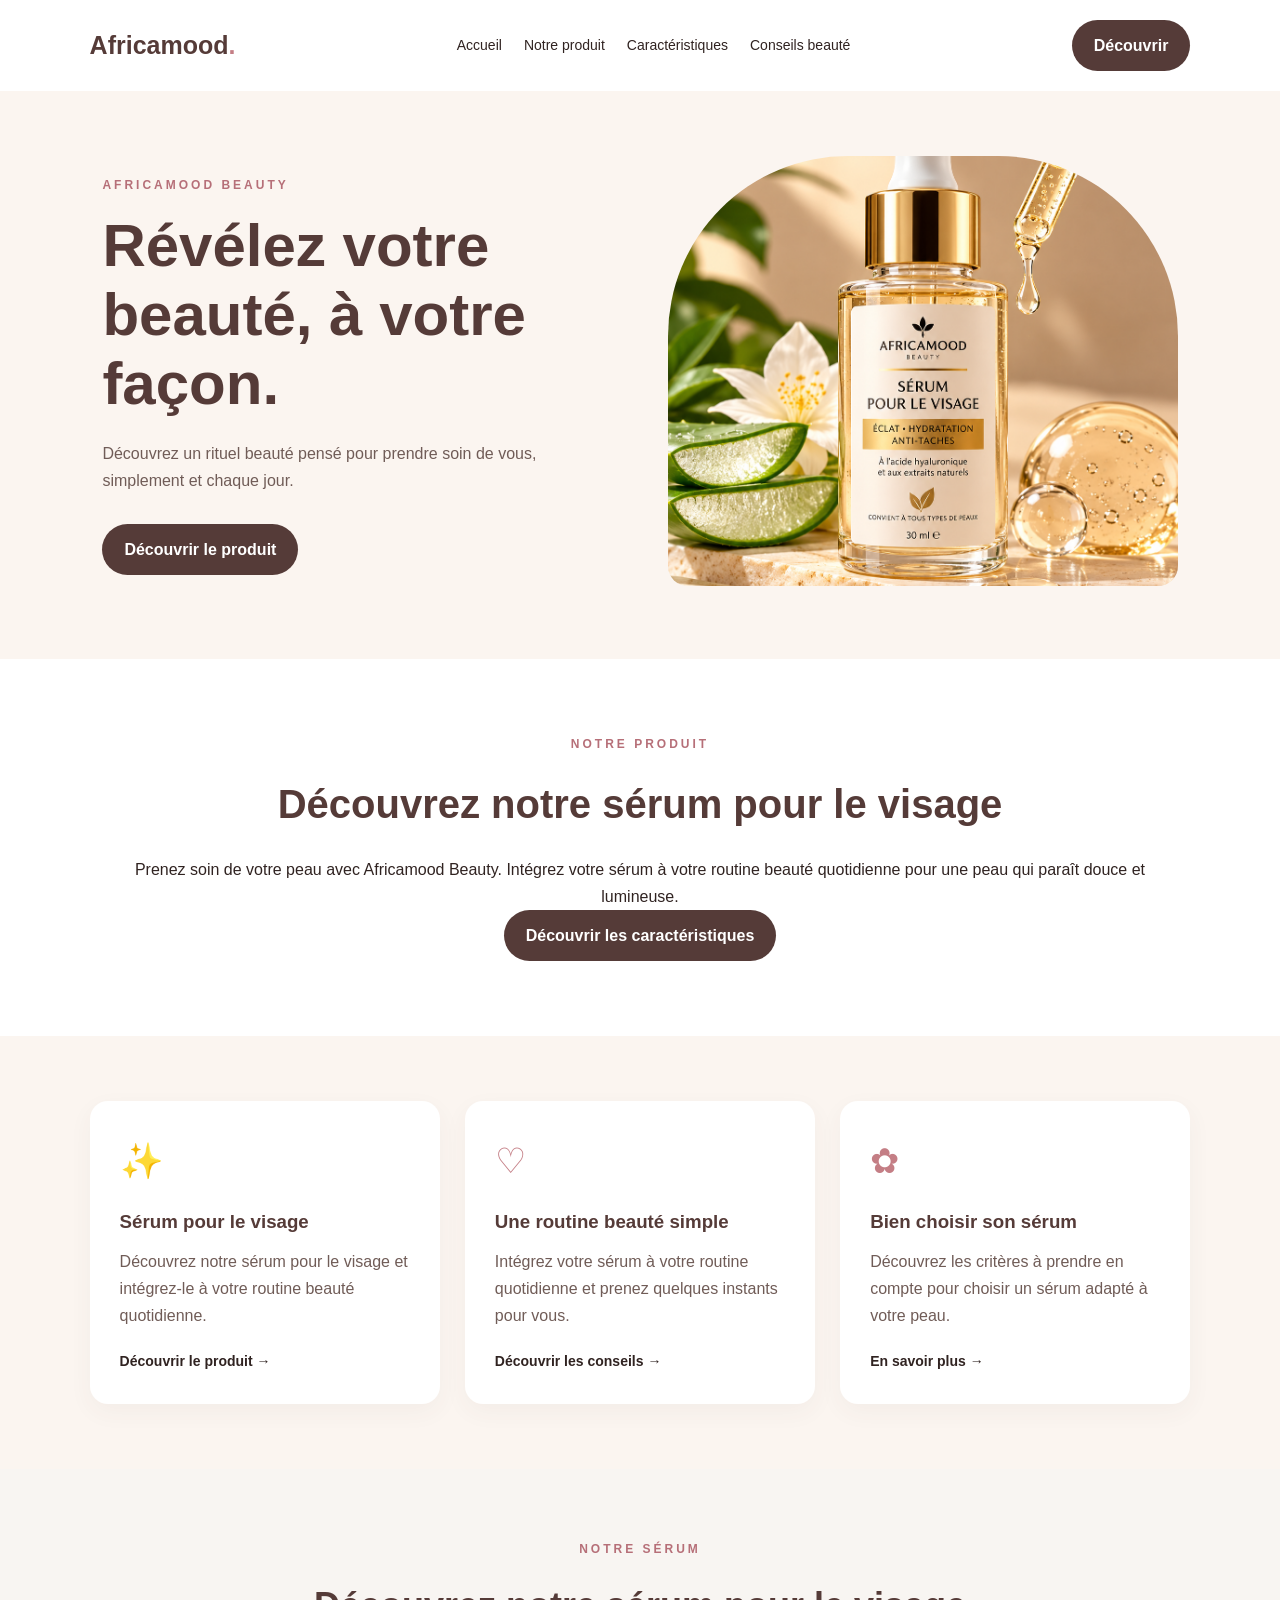
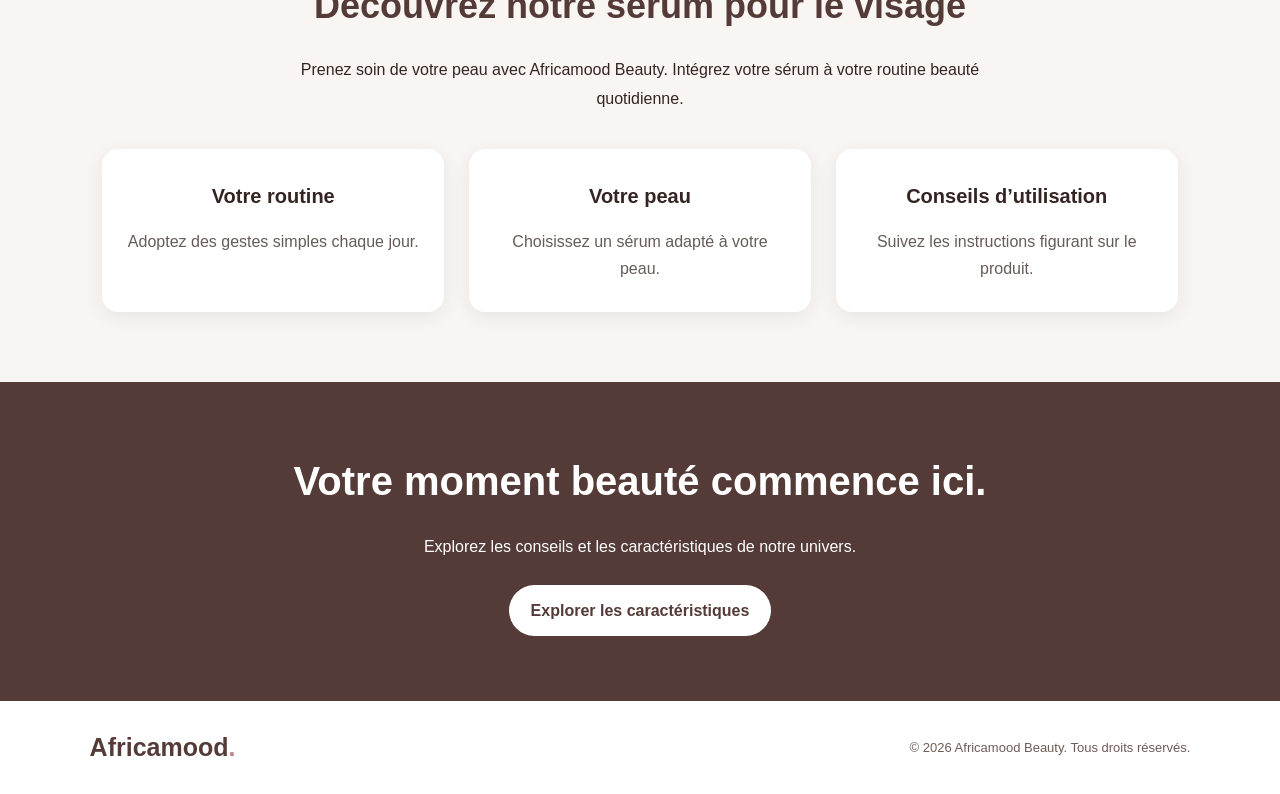
<file: index.html>
<!DOCTYPE html>
<html lang="fr">
<head>
  <meta charset="UTF-8">
  <meta name="viewport" content="width=device-width, initial-scale=1.0">
  <meta name="description" content="Découvrez Africamood Beauty, votre espace beauté et soin de la peau.">
  <title>Africamood Beauty | Votre rituel beauté</title>
  <link rel="stylesheet" href="style.css">
  <script src="script.js" defer></script>
</head>
<body>

  <header class="header">
    <a class="logo" href="index.html">Africamood<span>.</span></a>

    <nav>
      <a href="#accueil">Accueil</a>
      <a href="#produit">Notre produit</a>
      <a href="ingredients.html">Caractéristiques</a>
      <a href="routine.html">Conseils beauté</a>
    </nav>

    <a class="header-button" href="#produit">Découvrir</a>
  </header>

  <main>
    <section class="hero" id="accueil">
      <div class="hero-content">
        <p class="eyebrow">AFRICAMOOD BEAUTY</p>
        <h1>Révélez votre beauté, à votre façon.</h1>
        <p class="hero-description">
          Découvrez un rituel beauté pensé pour prendre soin de vous,
          simplement et chaque jour.
        </p>
        <a class="button" href="#produit">Découvrir le produit</a>
      </div>

      <div class="hero-image">
        <img src="images/Serum-visage.png.png"
     alt="Sérum pour le visage Africamood Beauty">
      </div>
    </section>
<section class="intro" id="produit">
  <p class="eyebrow">NOTRE PRODUIT</p>
  <h2>Découvrez notre sérum pour le visage</h2>
  <p>
    Prenez soin de votre peau avec Africamood Beauty.
    Intégrez votre sérum à votre routine beauté quotidienne
    pour une peau qui paraît douce et lumineuse.
  </p>
  <a class="button" href="ingredients.html">
    Découvrir les caractéristiques
  </a>
</section>

    <section class="features">
      <article class="feature-card">
    <div class="feature-icon">✨</div>
    <h3>Sérum pour le visage</h3>
    <p>
        Découvrez notre sérum pour le visage et
        intégrez-le à votre routine beauté quotidienne.
    </p>
    <a href="#produit">Découvrir le produit →</a>
</article>
<article class="feature-card">
    <div class="feature-icon">♡</div>
    <h3>Une routine beauté simple</h3>
    <p>
        Intégrez votre sérum à votre routine quotidienne
        et prenez quelques instants pour vous.
    </p>
    <a href="#routine">Découvrir les conseils →</a>
</article>
      <article class="feature-card">
    <div class="feature-icon">✿</div>
    <h3>Bien choisir son sérum</h3>
    <p>
        Découvrez les critères à prendre en compte
        pour choisir un sérum adapté à votre peau.
    </p>
    <a href="#conseils">En savoir plus →</a>
</article>
    </section>
    <section class="serum-details" id="details">
    <p class="eyebrow">NOTRE SÉRUM</p>
    <h2>Découvrez notre sérum pour le visage</h2>

    <p>
        Prenez soin de votre peau avec Africamood Beauty.
        Intégrez votre sérum à votre routine beauté quotidienne.
    </p>

    <div class="serum-info">
        <div class="serum-info-card">
            <h3>Votre routine</h3>
            <p>Adoptez des gestes simples chaque jour.</p>
        </div>

        <div class="serum-info-card">
            <h3>Votre peau</h3>
            <p>Choisissez un sérum adapté à votre peau.</p>
        </div>

        <div class="serum-info-card">
            <h3>Conseils d’utilisation</h3>
            <p>Suivez les instructions figurant sur le produit.</p>
        </div>
    </div>
</section>

    <section class="cta">
      <h2>Votre moment beauté commence ici.</h2>
      <p>Explorez les conseils et les caractéristiques de notre univers.</p>
      <a class="button button-light" href="ingredients.html">
        Explorer les caractéristiques
      </a>
    </section>
  </main>

  <footer>
    <a class="logo" href="index.html">Africamood<span>.</span></a>
    <p>© <span id="year"></span> Africamood Beauty. Tous droits réservés.</p>
  </footer>

</body>
</html>
</file>
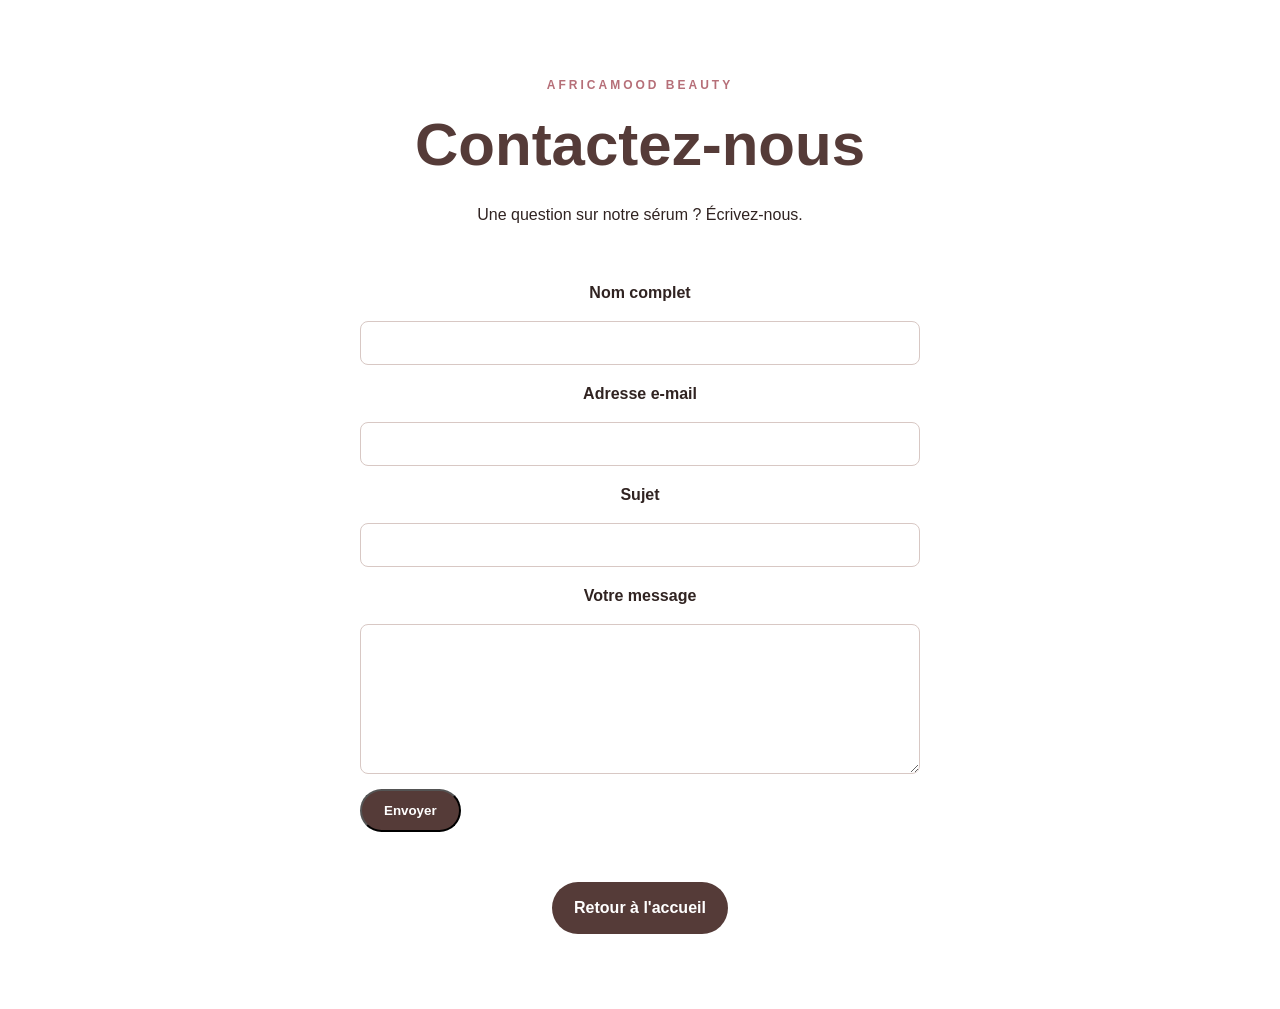
<file: contact.html>
<!DOCTYPE html>
<html lang="fr">
<head>
    <meta charset="UTF-8">
    <meta name="viewport" content="width=device-width, initial-scale=1.0">
    <title>Contact | Africamood Beauty</title>
    <link rel="stylesheet" href="style.css">
</head>
<body>
    <main class="intro">
        <p class="eyebrow">AFRICAMOOD BEAUTY</p>
        <h1>Contactez-nous</h1>
        <p>Une question sur notre sérum ? Écrivez-nous.</p>

        <form id="contact-form">
            <label for="nom">Nom complet</label>
            <input type="text" id="nom" name="nom" required>

            <label for="email">Adresse e-mail</label>
            <input type="email" id="email" name="email" required>

            <label for="sujet">Sujet</label>
            <input type="text" id="sujet" name="sujet" required>

            <label for="message-contact">Votre message</label>
            <textarea id="message-contact" name="message"
                      rows="5" required></textarea>

            <button class="button" type="submit">Envoyer</button>
        </form>

        <p id="confirmation"></p>
        <a class="button" href="index.html">Retour à l'accueil</a>
    </main>

    <script src="script.js"></script>
</body>
</html>
</file>
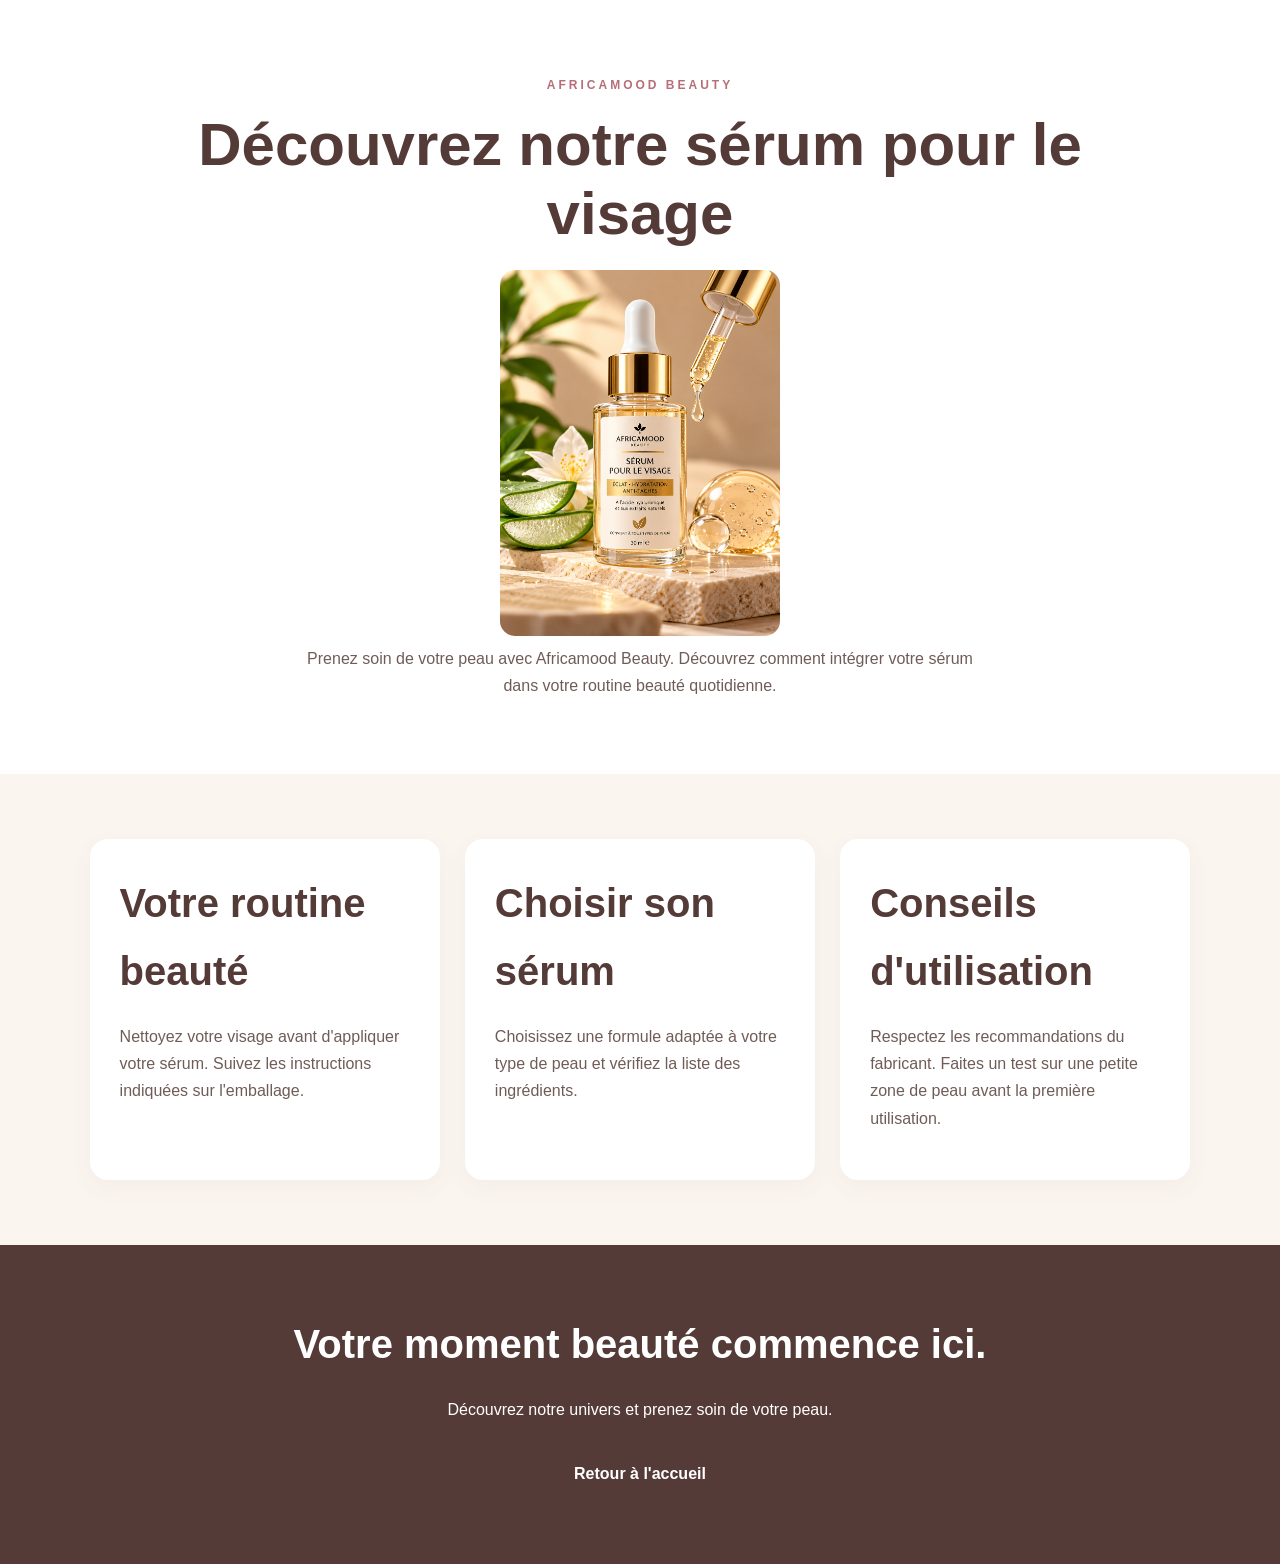
<file: ingredients.html>
<!DOCTYPE html>
<html lang="fr">
<head>
    <meta charset="UTF-8">
    <meta name="viewport" content="width=device-width, initial-scale=1.0">
    <title>Caractéristiques | Africamood Beauty</title>
    <link rel="stylesheet" href="style.css">
</head>
<body>

    <main>
        <section class="intro">
            <p class="eyebrow">AFRICAMOOD BEAUTY</p>

            <h1>Découvrez notre sérum pour le visage</h1>

            <img
                src="images/Serum-visage.png.png"
                alt="Sérum pour le visage Africamood Beauty"
                style="width: 280px; max-width: 100%; border-radius: 15px;"
            >

            <p>
                Prenez soin de votre peau avec Africamood Beauty.
                Découvrez comment intégrer votre sérum dans votre
                routine beauté quotidienne.
            </p>
        </section>

        <section class="features">
            <article class="feature-card">
                <h2>Votre routine beauté</h2>
                <p>
                    Nettoyez votre visage avant d'appliquer votre sérum.
                    Suivez les instructions indiquées sur l'emballage.
                </p>
            </article>

            <article class="feature-card">
                <h2>Choisir son sérum</h2>
                <p>
                    Choisissez une formule adaptée à votre type de peau
                    et vérifiez la liste des ingrédients.
                </p>
            </article>

            <article class="feature-card">
                <h2>Conseils d'utilisation</h2>
                <p>
                    Respectez les recommandations du fabricant.
                    Faites un test sur une petite zone de peau avant
                    la première utilisation.
                </p>
            </article>
        </section>

        <section class="cta">
            <h2>Votre moment beauté commence ici.</h2>
            <p>Découvrez notre univers et prenez soin de votre peau.</p>

            <a class="button" href="index.html">
                Retour à l'accueil
            </a>
        </section>
    </main>

</body>
</html>
</file>
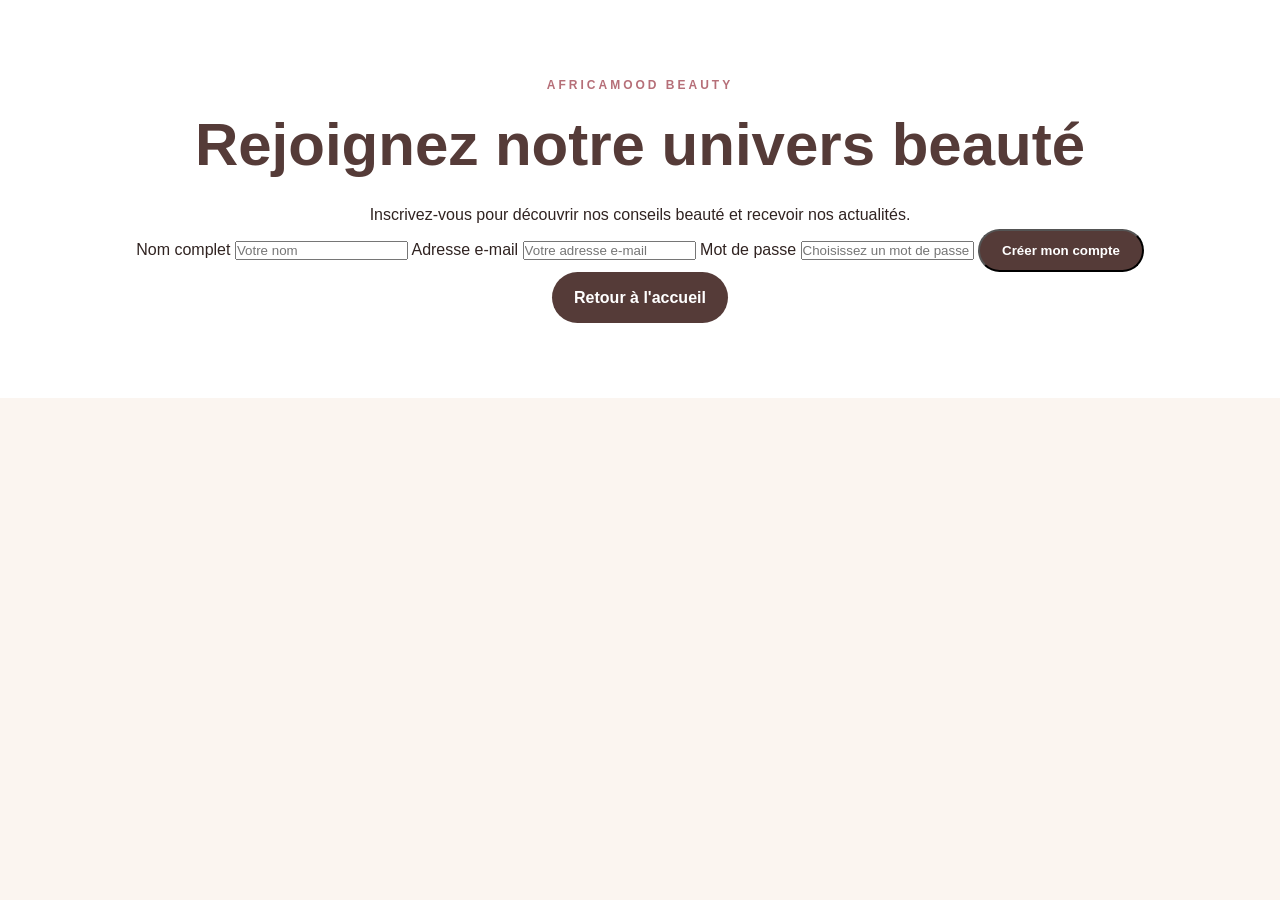
<file: signup.html>
<!DOCTYPE html>
<html lang="fr">
<head>
    <meta charset="UTF-8">
    <meta name="viewport" content="width=device-width, initial-scale=1.0">
    <title>Inscription | Africamood Beauty</title>
    <link rel="stylesheet" href="style.css">
</head>
<body>

    <main class="intro">
        <p class="eyebrow">AFRICAMOOD BEAUTY</p>

        <h1>Rejoignez notre univers beauté</h1>

        <p>
            Inscrivez-vous pour découvrir nos conseils beauté
            et recevoir nos actualités.
        </p>

        <form id="signup-form">
            <label for="nom">Nom complet</label>
            <input type="text" id="nom" name="nom"
                   placeholder="Votre nom" required>

            <label for="email">Adresse e-mail</label>
            <input type="email" id="email" name="email"
                   placeholder="Votre adresse e-mail" required>

            <label for="password">Mot de passe</label>
            <input type="password" id="password" name="password"
                   placeholder="Choisissez un mot de passe"
                   minlength="8" required>

            <button class="button" type="submit">
                Créer mon compte
            </button>
        </form>

        <p id="message"></p>

        <a class="button" href="index.html">Retour à l'accueil</a>
    </main>

    <script src="script.js"></script>
</body>
</html>
</file>
<file: style.css>
* {
  margin: 0;
  padding: 0;
  box-sizing: border-box;
}

:root {
  --cream: #fbf5f0;
  --pink: #e8c6c5;
  --brown: #553b38;
  --dark: #302321;
  --white: #ffffff;
}

html {
  scroll-behavior: smooth;
}

body {
  font-family: Arial, sans-serif;
  background: var(--cream);
  color: var(--dark);
  line-height: 1.7;
}

a {
  color: inherit;
  text-decoration: none;
}

.header {
  min-height: 80px;
  padding: 20px 7%;
  display: flex;
  justify-content: space-between;
  align-items: center;
  gap: 25px;
  background: var(--white);
}

.logo {
  font-size: 25px;
  font-weight: 800;
  color: var(--brown);
}

.logo span {
  color: #c47e85;
}

nav {
  display: flex;
  flex-wrap: wrap;
  gap: 22px;
  font-size: 14px;
}

nav a:hover,
.feature-card a:hover {
  color: #b86f79;
}

.header-button,
.button {
  display: inline-block;
  padding: 12px 22px;
  background: var(--brown);
  color: var(--white);
  border-radius: 30px;
  font-weight: bold;
  transition: 0.2s;
}

.header-button:hover,
.button:hover {
  background: #815d57;
  transform: translateY(-2px);
}

.hero {
  padding: 65px 8%;
  display: grid;
  grid-template-columns: 1fr 1fr;
  align-items: center;
  gap: 55px;
}

.eyebrow {
  color: #b66f78;
  letter-spacing: 3px;
  font-size: 12px;
  font-weight: bold;
  margin-bottom: 15px;
}

h1 {
  font-size: clamp(36px, 5vw, 60px);
  line-height: 1.15;
  margin-bottom: 22px;
  color: var(--brown);
}

.hero-description {
  max-width: 480px;
  margin-bottom: 30px;
  color: #705c57;
}

.hero-image img {
  width: 100%;
  height: 430px;
  object-fit: cover;
  border-radius: 180px 180px 20px 20px;
  background: var(--pink);
}

.intro {
  text-align: center;
  padding: 75px 10%;
  background: var(--white);
}

h2 {
  color: var(--brown);
  font-size: clamp(28px, 4vw, 40px);
  margin-bottom: 18px;
}

.intro > p:last-child {
  max-width: 700px;
  margin: auto;
  color: #705c57;
}

.features {
  padding: 65px 7%;
  display: grid;
  grid-template-columns: repeat(3, 1fr);
  gap: 25px;
}

.feature-card {
  background: var(--white);
  padding: 30px;
  border-radius: 18px;
  box-shadow: 0 8px 25px #553b380c;
}

.feature-icon {
  color: #c47e85;
  font-size: 35px;
  margin-bottom: 15px;
}

.feature-card h3 {
  color: var(--brown);
  margin-bottom: 10px;
}

.feature-card p {
  margin-bottom: 18px;
  color: #705c57;
}

.feature-card a {
  font-size: 14px;
  font-weight: bold;
}

.cta {
  text-align: center;
  padding: 65px 8%;
  background: var(--brown);
  color: var(--white);
}

.cta h2 {
  color: var(--white);
}

.cta p {
  margin-bottom: 25px;
}

.button-light {
  background: var(--white);
  color: var(--brown);
}

footer {
  padding: 25px 7%;
  display: flex;
  justify-content: space-between;
  align-items: center;
  gap: 15px;
  flex-wrap: wrap;
  background: var(--white);
}

footer p {
  color: #705c57;
  font-size: 13px;
}

@media (max-width: 800px) {
  .header {
    flex-direction: column;
  }

  nav {
    justify-content: center;
  }

  .hero {
    grid-template-columns: 1fr;
    padding: 45px 7%;
  }

  .hero-image img {
    height: 350px;
  }

  .features {
    grid-template-columns: 1fr;
  }

  footer {
    flex-direction: column;
    text-align: center;
  }
}

/* Section details du serum */
.serum-details {
    padding: 70px 8%;
    text-align: center;
    background-color: #f8f5f2;
    color: #352522;
}

.serum-details h2 {
    font-size: 36px;
    margin: 15px 0 20px;
}

.serum-details > p:not(.eyebrow) {
    max-width: 750px;
    margin: 0 auto 35px;
    line-height: 1.8;
}

.serum-info {
    display: grid;
    grid-template-columns: repeat(3, 1fr);
    gap: 25px;
    max-width: 1100px;
    margin: 35px auto 0;
}

.serum-info-card {
    background-color: #ffffff;
    padding: 30px 22px;
    border-radius: 16px;
    box-shadow: 0 5px 20px rgba(53, 37, 34, 0.08);
}

.serum-info-card h3 {
    margin-bottom: 15px;
    font-size: 20px;
}

.serum-info-card p {
    line-height: 1.7;
    color: #665b57;
}

@media (max-width: 768px) {
    .serum-info {
        grid-template-columns: 1fr;
    }

    .serum-details h2 {
        font-size: 28px;
    }
}

/* Formulaire de contact */
#contact-form {
  max-width: 600px;
  margin: 30px auto;
  padding: 20px;
  display: flex;
  flex-direction: column;
  gap: 15px;
}

#contact-form label {
  display: block;
  font-weight: 600;
}

#contact-form input,
#contact-form textarea {
  width: 100%;
  box-sizing: border-box;
  padding: 12px;
  border: 1px solid #d8c8c4;
  border-radius: 8px;
  font-size: 16px;
}

#contact-form textarea {
  min-height: 150px;
  resize: vertical;
}

#contact-form button {
  align-self: flex-start;
  cursor: pointer;
}

#confirmation {
  text-align: center;
  margin: 20px auto;
  color: #5b3a35;
}
</file>
